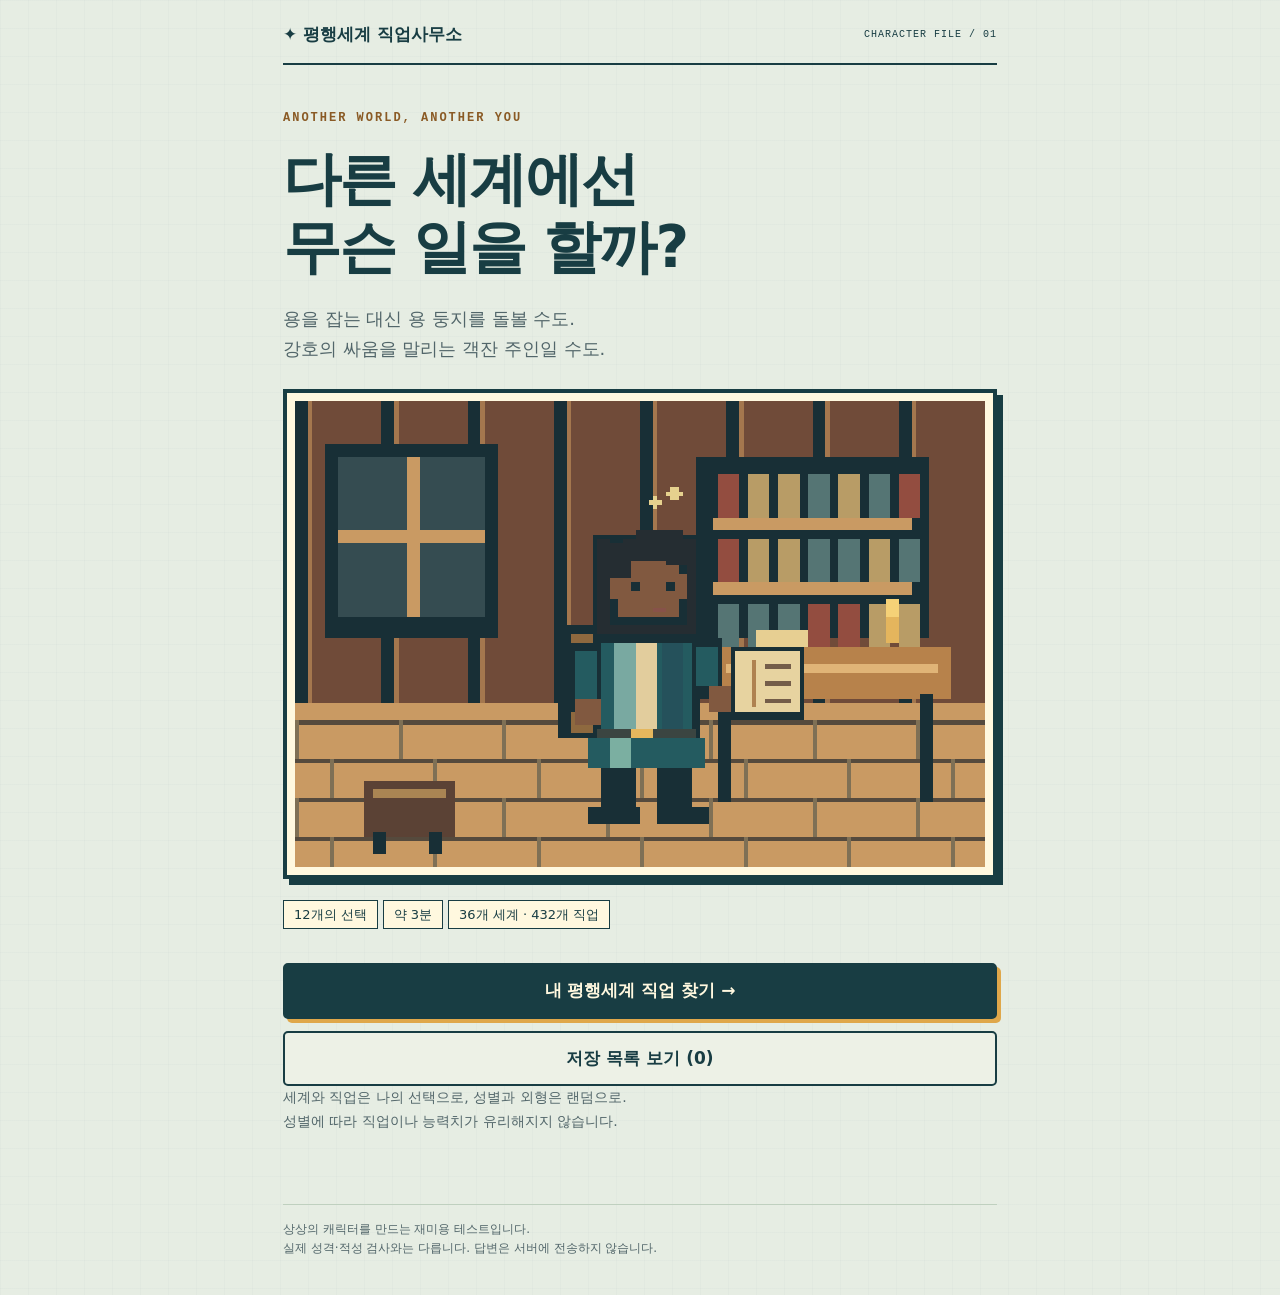
<file: index.html>
<!doctype html>
<html lang="ko"><head><meta charset="utf-8"><meta name="viewport" content="width=device-width,initial-scale=1"><meta name="theme-color" content="#183d43"><meta name="description" content="12개의 선택으로 만나는 평행세계의 내 직업. 36개 세계와 432개 직업, 조합형 도트 캐릭터 카드."><title>평행세계 직업사무소</title><link rel="stylesheet" href="style.css"></head><body><div class="shell"><header><a href="#" id="home" aria-label="처음으로">✦ 평행세계 직업사무소</a><span>CHARACTER FILE / 01</span></header><main id="app" aria-live="polite"><p>다른 세계의 문을 여는 중…</p></main><footer>상상의 캐릭터를 만드는 재미용 테스트입니다.<br>실제 성격·적성 검사와는 다릅니다. 답변은 서버에 전송하지 않습니다.</footer></div><script src="pixel.js"></script><script src="app.js"></script></body></html>
</file>
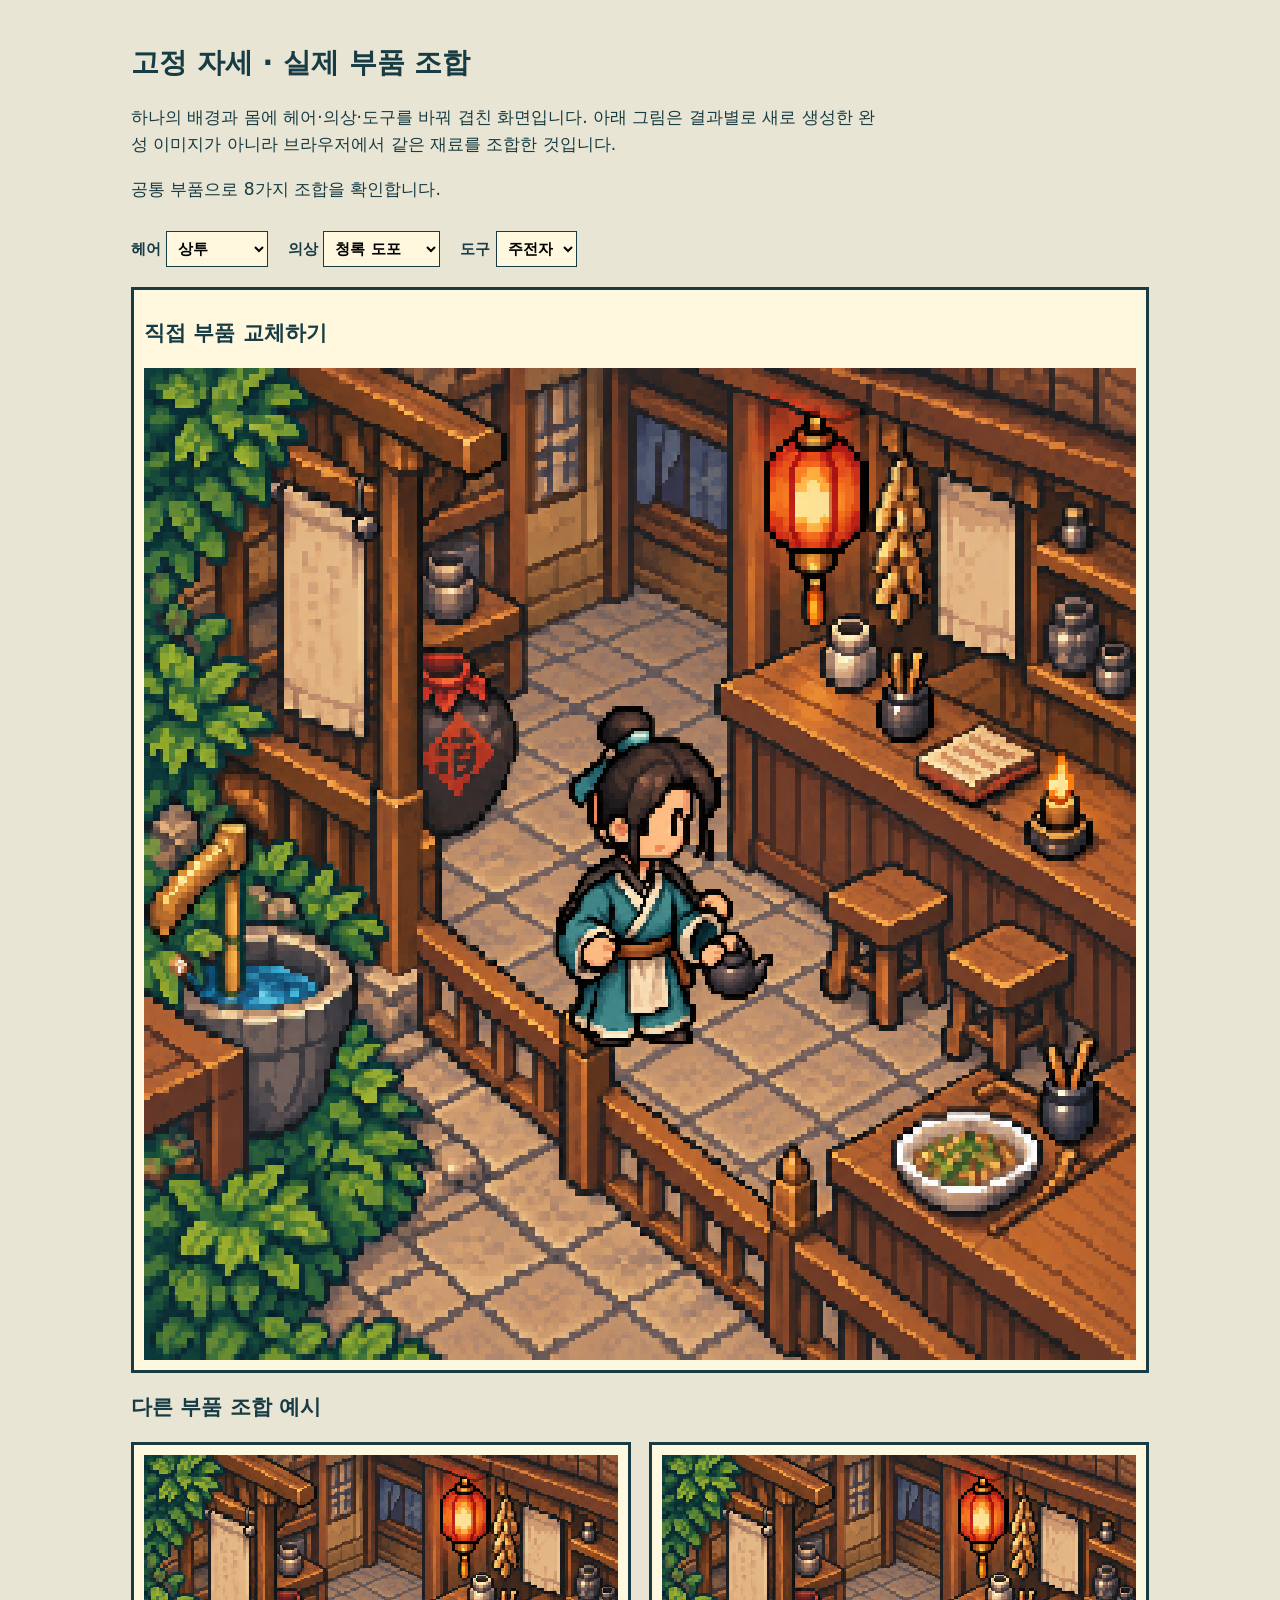
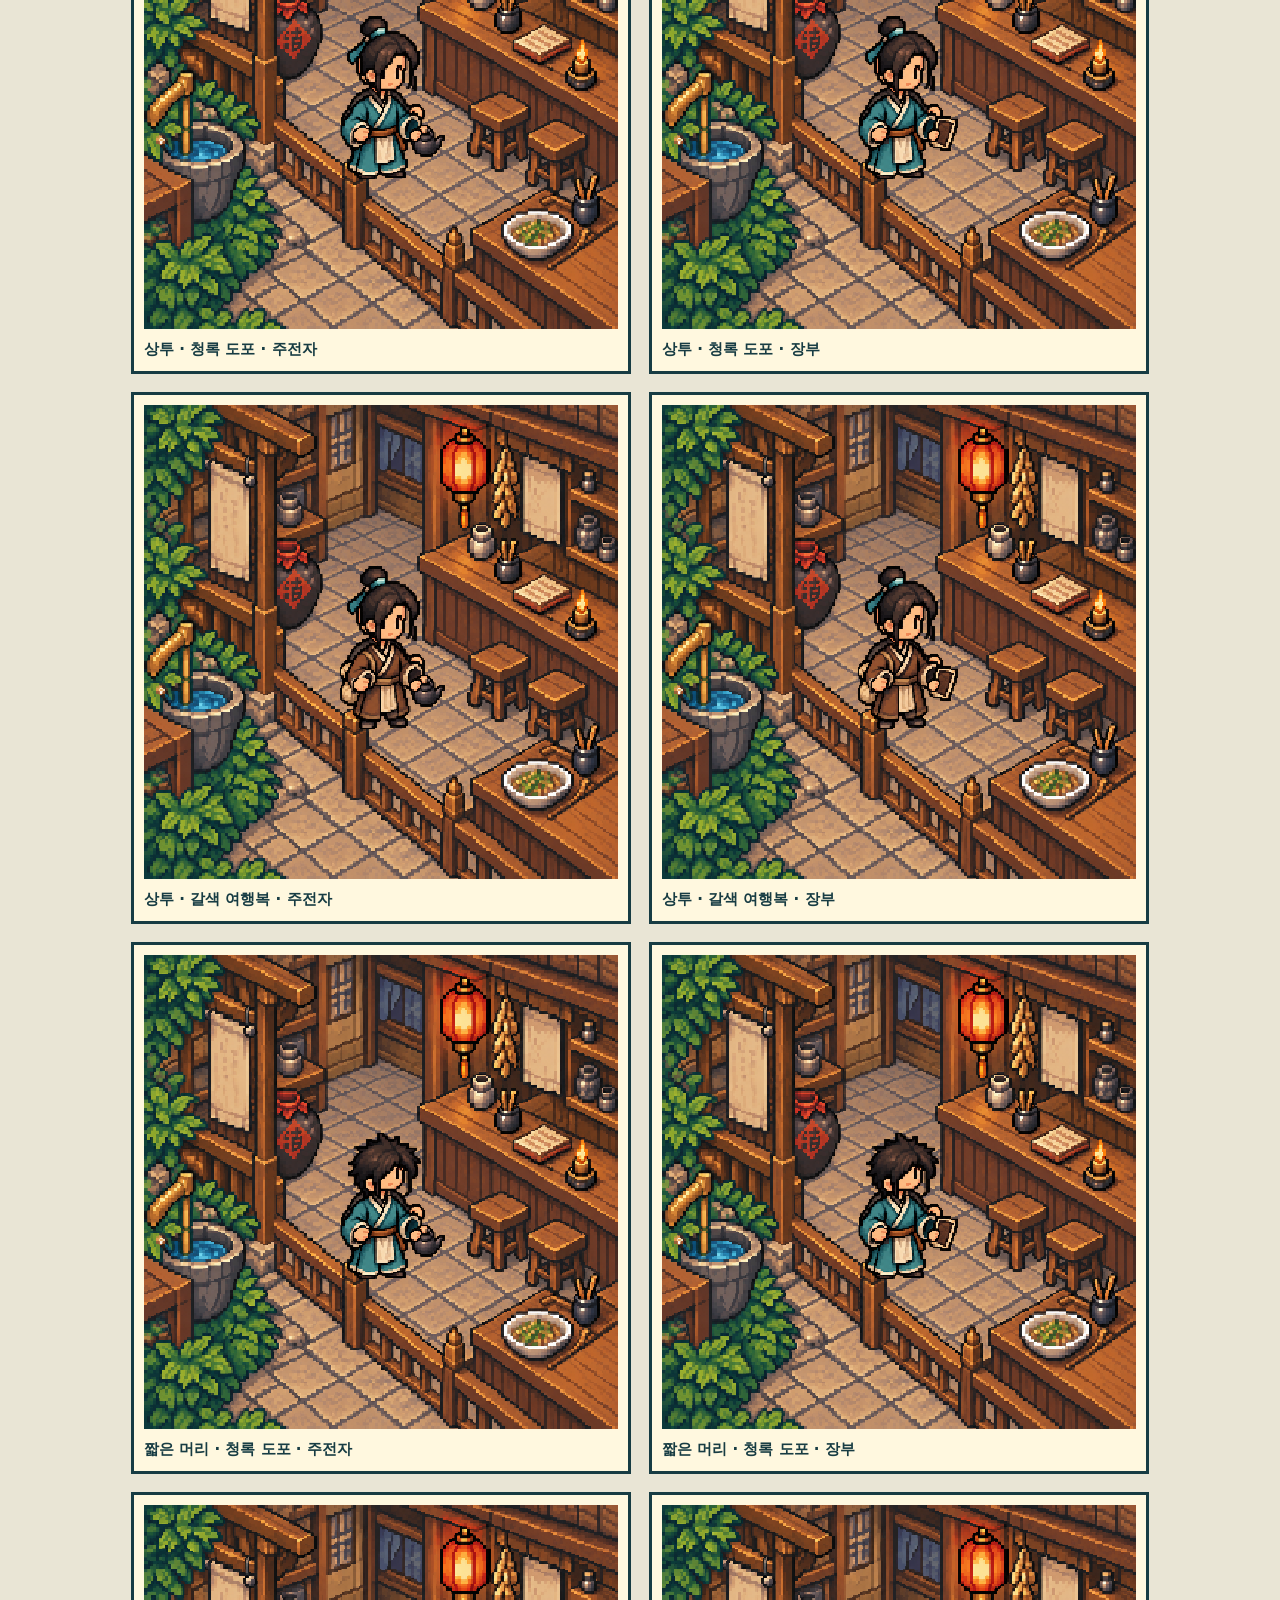
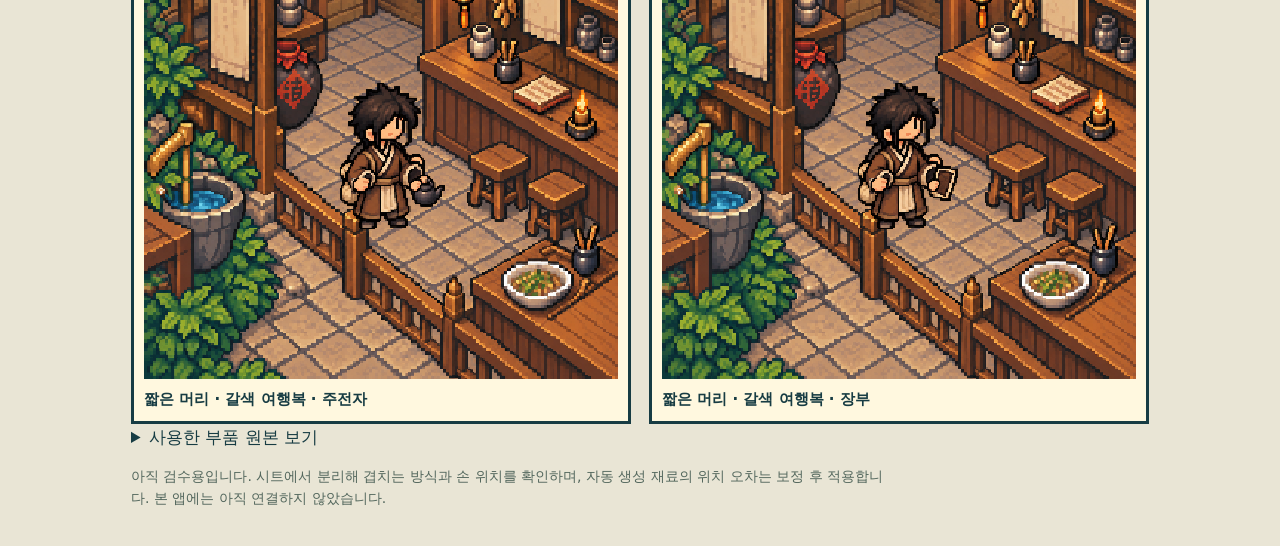
<file: assembly-proof.html>
<!doctype html><html lang="ko"><head><meta charset="utf-8"><meta name="viewport" content="width=device-width,initial-scale=1"><title>고정 자세 · 실제 부품 조합 검수</title><style>*{box-sizing:border-box}body{margin:0;background:#e9e5d5;color:#173c43;font:17px/1.6 system-ui,sans-serif}main{max-width:1050px;margin:auto;padding:22px 16px}h1{font-size:28px}h2{font-size:21px}p{max-width:760px}.grid{display:grid;grid-template-columns:repeat(2,minmax(0,1fr));gap:18px}article{background:#fff8df;border:3px solid #173c43;padding:10px}canvas{display:block;width:100%;image-rendering:pixelated}label{display:block;font-size:15px;font-weight:bold;margin-top:8px}select{font:inherit;padding:7px;max-width:100%;border:1px solid #173c43;background:#fff8df}.controls{display:flex;gap:20px;flex-wrap:wrap;margin:20px 0}img{max-width:100%}.note{font-size:14px;color:#53675d}@media(max-width:550px){.grid{grid-template-columns:1fr}}</style></head><body><main><h1>고정 자세 · 실제 부품 조합</h1><p>하나의 배경과 몸에 헤어·의상·도구를 바꿔 겹친 화면입니다. 아래 그림은 결과별로 새로 생성한 완성 이미지가 아니라 브라우저에서 같은 재료를 조합한 것입니다.</p><p id="status">재료 불러오는 중…</p><div class="controls"><label>헤어 <select id="hair"><option value="1">상투</option><option value="2">짧은 머리</option></select></label><label>의상 <select id="cloth"><option value="3">청록 도포</option><option value="4">갈색 여행복</option></select></label><label>도구 <select id="tool"><option value="5">주전자</option><option value="6">장부</option></select></label></div><article><h2>직접 부품 교체하기</h2><canvas id="live" aria-label="부품을 조합한 캐릭터"></canvas></article><h2>다른 부품 조합 예시</h2><div class="grid" id="examples"></div><details><summary>사용한 부품 원본 보기</summary><p class="note">기본 몸·헤어 2종·의상 2종·도구 2종·앞 손 레이어</p><img src="assets/pose-v2/parts.png" alt="고정 자세 조합 부품 시트"></details><p class="note">아직 검수용입니다. 시트에서 분리해 겹치는 방식과 손 위치를 확인하며, 자동 생성 재료의 위치 오차는 보정 후 적용합니다. 본 앱에는 아직 연결하지 않았습니다.</p></main><script>
const bg=new Image(),parts=new Image();bg.src='assets/pose-v2/background.png';parts.src='assets/pose-v2/parts.png';
const loaded=i=>new Promise((ok,no)=>{i.onload=ok;i.onerror=no;if(i.complete&&i.naturalWidth)ok()});
function draw(canvas,hair,cloth,tool){canvas.width=320;canvas.height=320;const c=canvas.getContext('2d');c.imageSmoothingEnabled=false;c.drawImage(bg,0,0,320,320);
c.save();c.translate(160,210);c.scale(.7,.7);c.translate(-160,-210);
const piece=(box,dest)=>c.drawImage(parts,...box,...dest);
// Explicit source bounds and shared destination anchors, calibrated from this atlas.
piece([55,142,284,428],[120,89,83,125]);
if(cloth===3)piece([1206,273,286,290],[120,139,83,84]);
else piece([43,674,312,300],[118,139,86,84]);
if(hair===1)piece([435,60,251,281],[126,65,73,82]);
else piece([830,100,230,224],[128,81,70,68]);
// Left base hand in front of sleeve, then item at fixed right-hand anchor.
piece([109,391,62,55],[132,173,18,16]);
if(tool===5)piece([625,724,141,138],[187,168,35,34]);
else piece([975,721,112,129],[187,161,30,35]);
piece([1283,756,83,76],[185,172,17,16]);c.restore();
}
Promise.all([loaded(bg),loaded(parts)]).then(()=>{document.getElementById('status').textContent='공통 부품으로 8가지 조합을 확인합니다.';const update=()=>draw(document.getElementById('live'),Number(document.getElementById('hair').value),Number(document.getElementById('cloth').value),Number(document.getElementById('tool').value));document.querySelectorAll('select').forEach(s=>s.onchange=update);update();for(const h of [1,2])for(const o of [3,4])for(const t of [5,6]){const a=document.createElement('article');const label=document.createElement('label');label.textContent=`${h===1?'상투':'짧은 머리'} · ${o===3?'청록 도포':'갈색 여행복'} · ${t===5?'주전자':'장부'}`;const canvas=document.createElement('canvas');draw(canvas,h,o,t);a.append(canvas,label);document.getElementById('examples').append(a)}}).catch(()=>document.getElementById('status').textContent='이미지를 불러오지 못했습니다.');
</script></body></html>
</file>
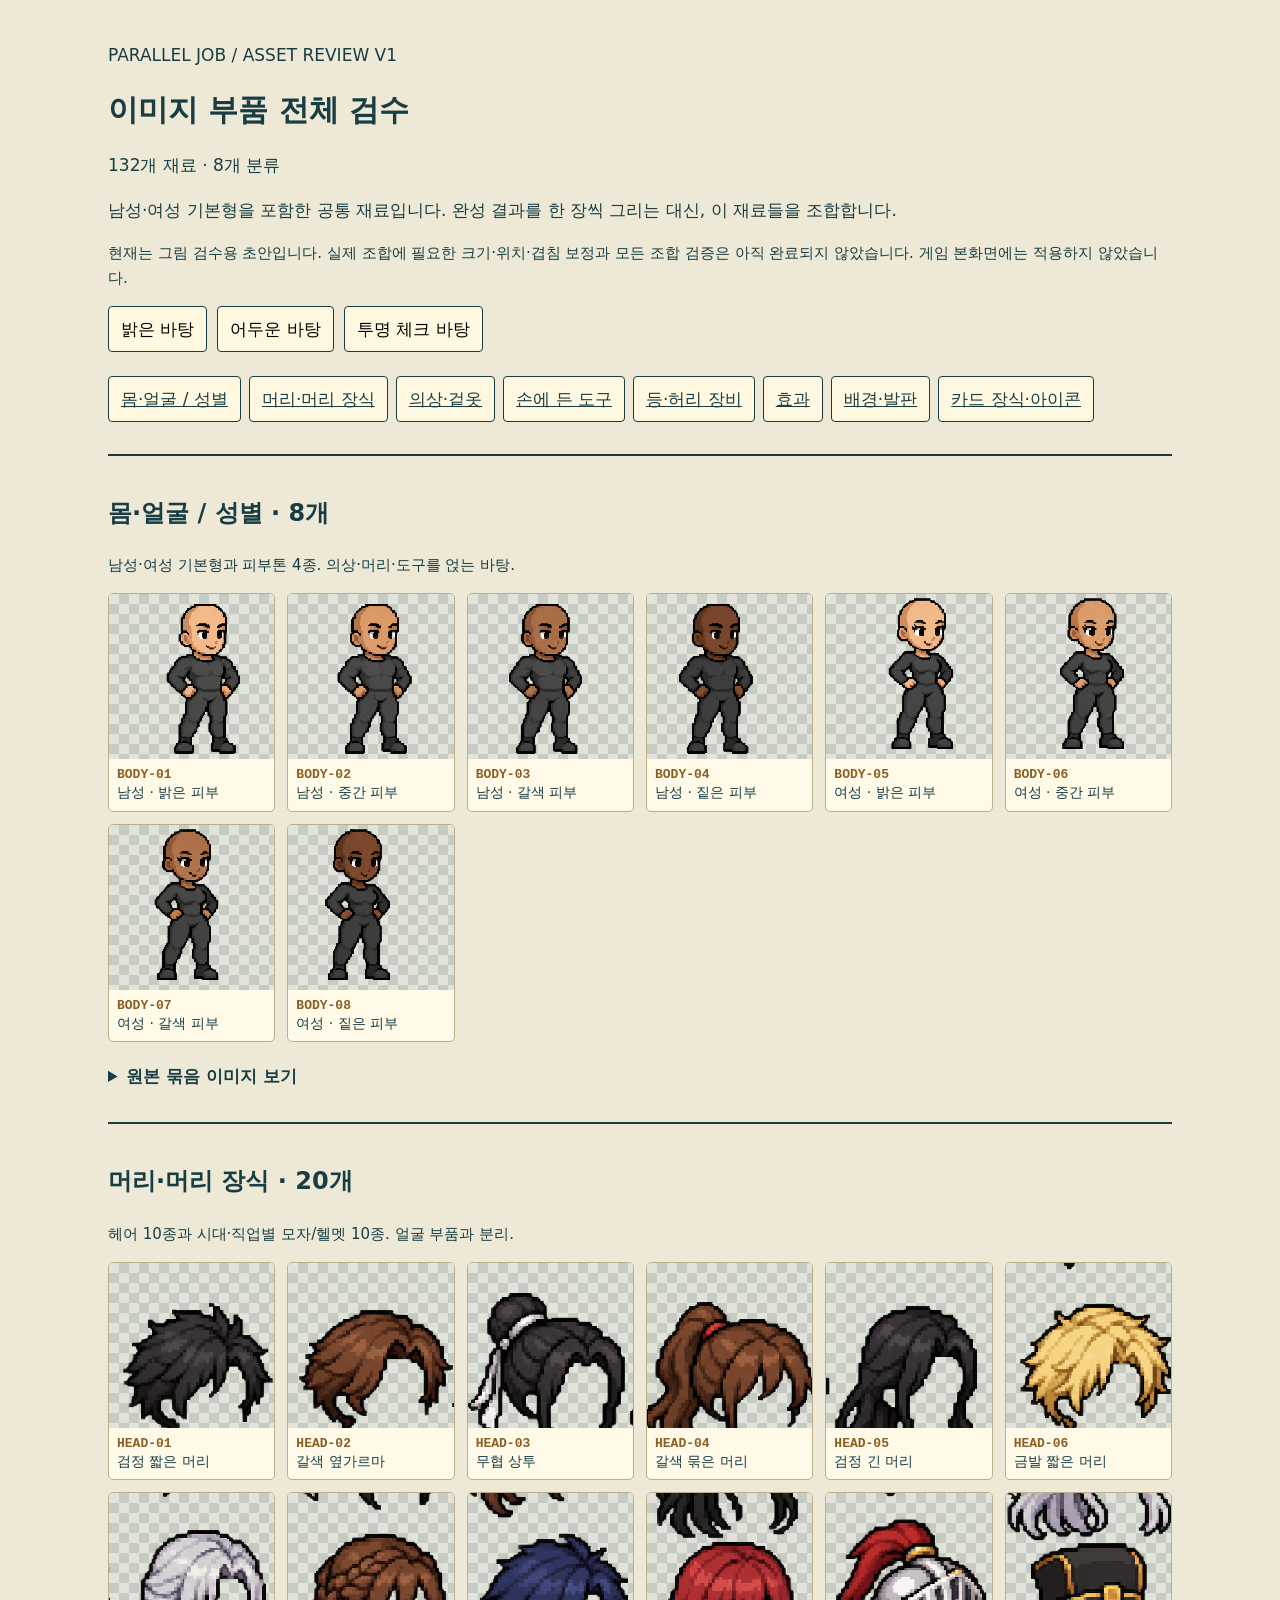
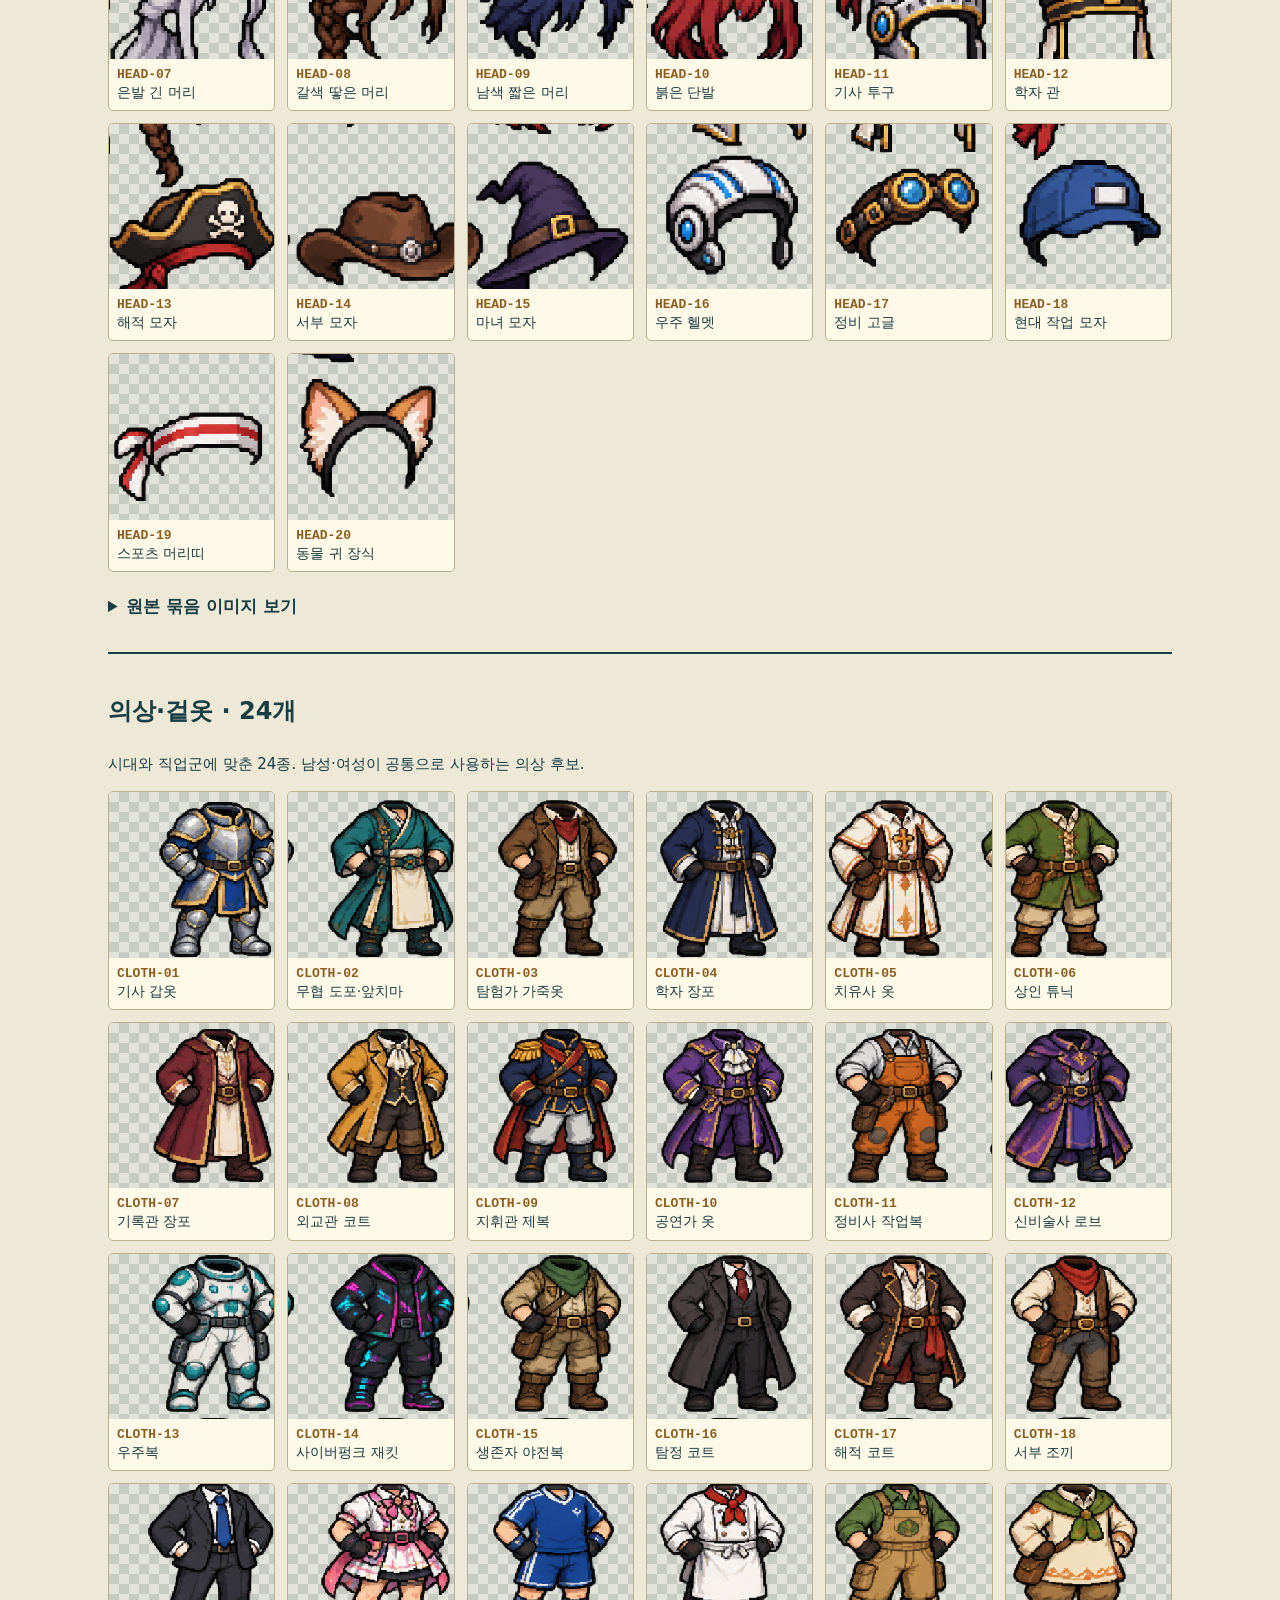
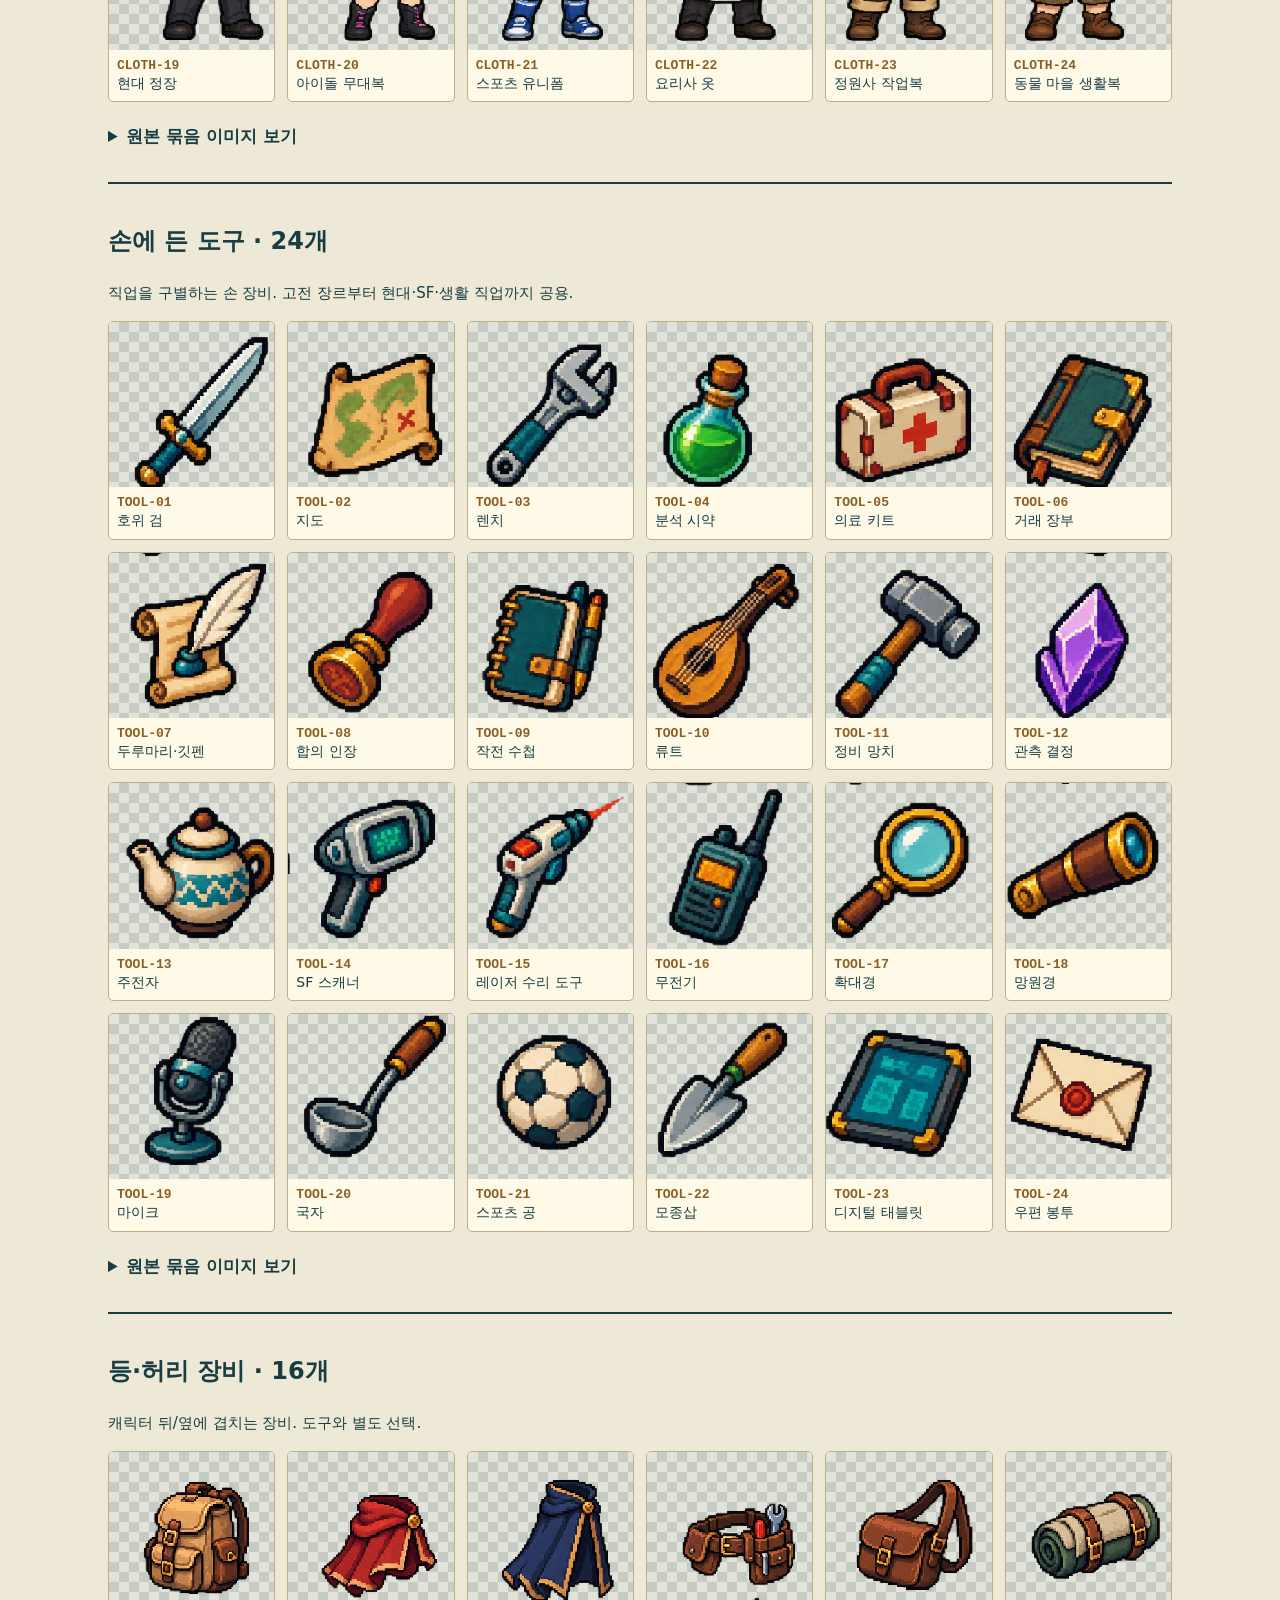
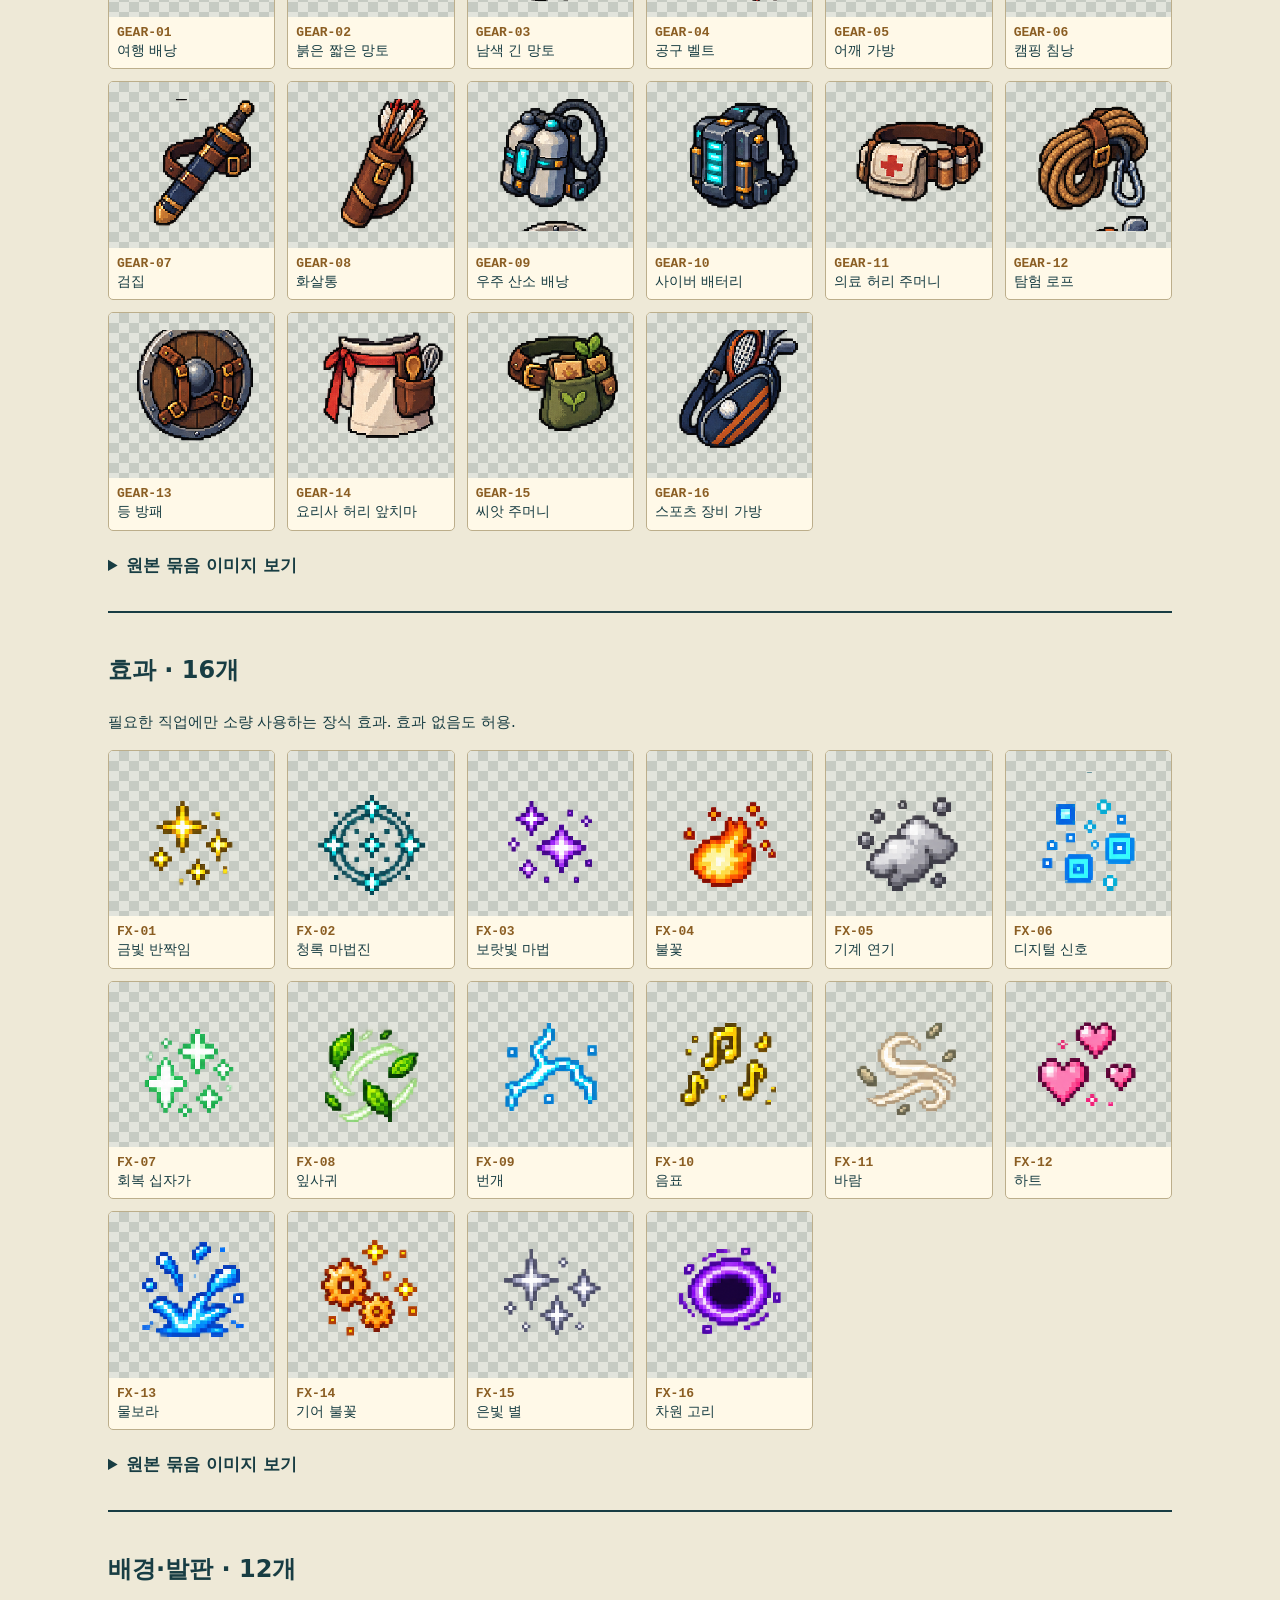
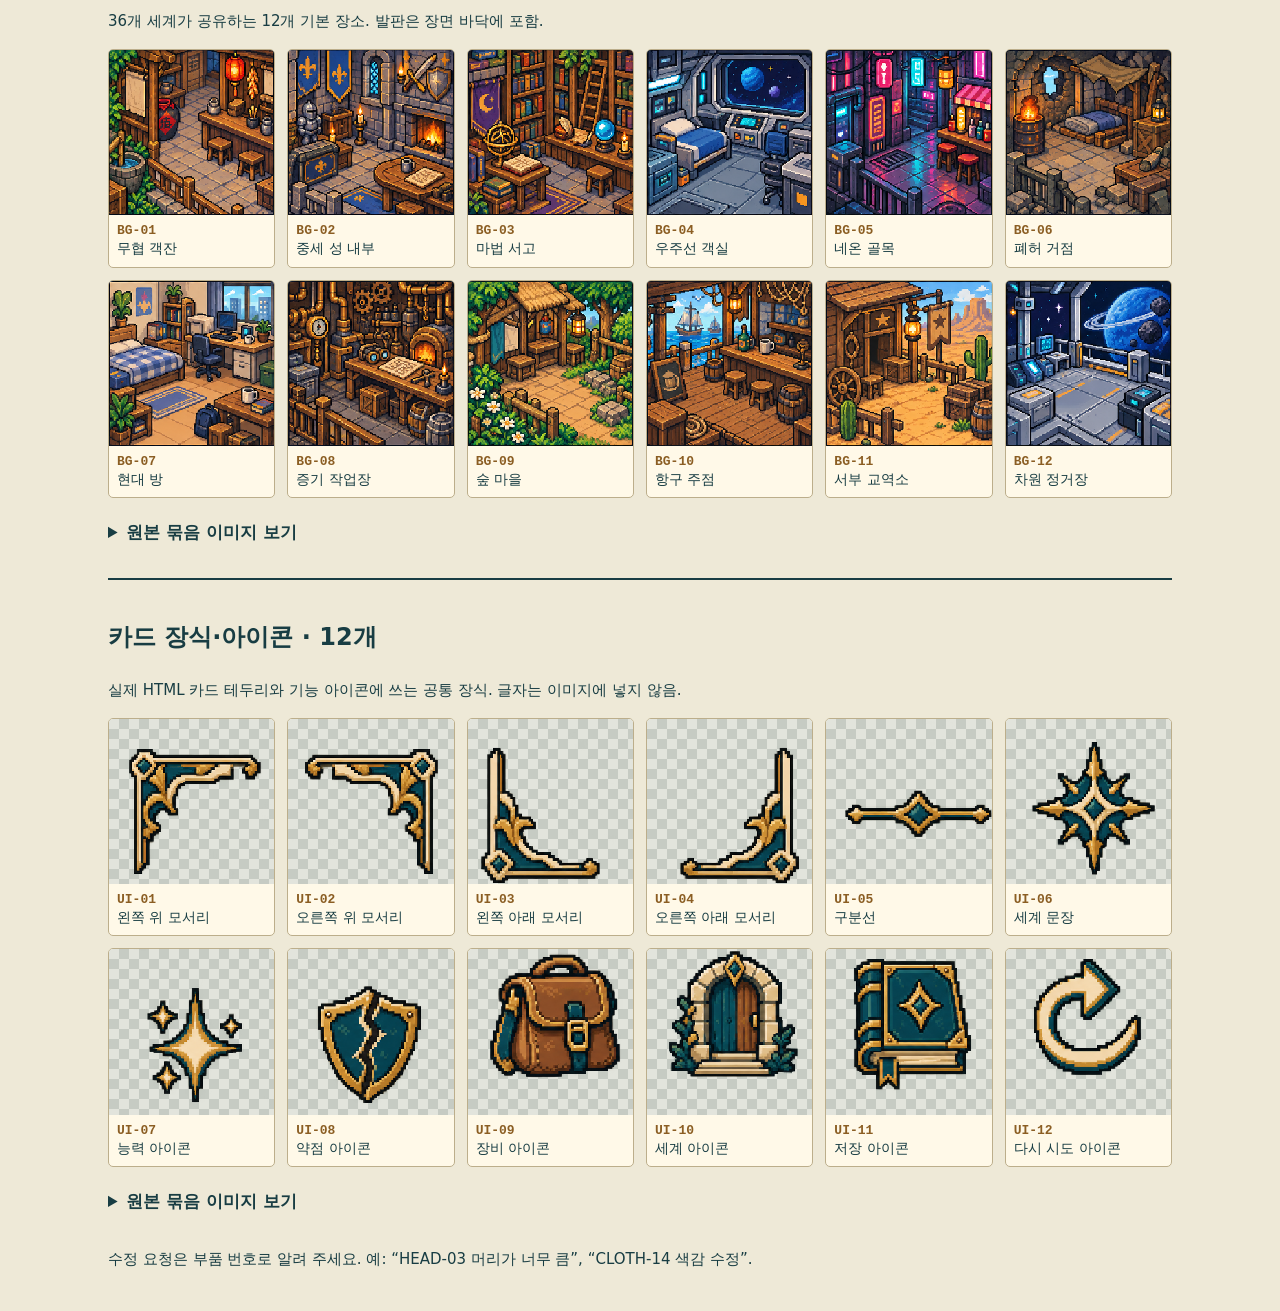
<file: assets-review.html>
<!doctype html><html lang="ko"><head><meta charset="utf-8"><meta name="viewport" content="width=device-width,initial-scale=1"><title>평행세계 · 이미지 부품 검수</title><style>
*{box-sizing:border-box}body{margin:0;background:#eee9d7;color:#183d43;font:17px/1.65 system-ui,sans-serif}main{max-width:1100px;margin:auto;padding:24px 18px}h1{font-size:30px;line-height:1.4}h2{font-size:24px}nav{display:flex;flex-wrap:wrap;gap:8px;margin:24px 0}a{color:inherit}nav a,button{padding:8px 12px;border:1px solid #183d43;background:#fff8e0;font:inherit;cursor:pointer;border-radius:4px}section{margin:32px 0;border-top:2px solid #183d43;padding-top:18px}.grid{display:grid;grid-template-columns:repeat(auto-fill,minmax(155px,1fr));gap:12px}.item{border:1px solid #bcae8b;background:#fff9e8;overflow:hidden;border-radius:5px}.part{background-color:#e2e4dc;background-image:linear-gradient(45deg,#c6cbc3 25%,transparent 25%),linear-gradient(-45deg,#c6cbc3 25%,transparent 25%),linear-gradient(45deg,transparent 75%,#c6cbc3 75%),linear-gradient(-45deg,transparent 75%,#c6cbc3 75%);background-size:20px 20px;background-position:0 0,0 10px,10px -10px,-10px 0}canvas{display:block;width:100%;aspect-ratio:1;image-rendering:pixelated}.name{padding:8px;font-size:14px;line-height:1.45}.name strong{font:700 13px monospace;color:#8b5e23;display:block}.note{font-size:15px}.sheet{max-width:100%;height:auto}.controls{display:flex;gap:10px;flex-wrap:wrap}.error{color:#a33428}details{margin:20px 0}summary{cursor:pointer;font-weight:bold}@media(max-width:400px){.grid{grid-template-columns:repeat(2,1fr)}}
</style></head><body><main><p>PARALLEL JOB / ASSET REVIEW V1</p><h1>이미지 부품 전체 검수</h1><p id="total">부품 목록을 불러오는 중…</p><p>남성·여성 기본형을 포함한 공통 재료입니다. 완성 결과를 한 장씩 그리는 대신, 이 재료들을 조합합니다.</p><p class="note">현재는 그림 검수용 초안입니다. 실제 조합에 필요한 크기·위치·겹침 보정과 모든 조합 검증은 아직 완료되지 않았습니다. 게임 본화면에는 적용하지 않았습니다.</p><div class="controls"><button id="bg-light">밝은 바탕</button><button id="bg-dark">어두운 바탕</button><button id="bg-check">투명 체크 바탕</button></div><nav id="nav"></nav><div id="sets"></div><p class="note">수정 요청은 부품 번호로 알려 주세요. 예: “HEAD-03 머리가 너무 큼”, “CLOTH-14 색감 수정”.</p></main><script>
const sets=document.getElementById('sets');
fetch('assets/parts-v1/manifest.json').then(r=>r.json()).then(data=>{
document.getElementById('total').textContent=`${data.reduce((n,s)=>n+s.items.length,0)}개 재료 · ${data.length}개 분류`;
for(const set of data){const a=document.createElement('a');a.href='#'+set.id;a.textContent=set.title;document.getElementById('nav').append(a);const section=document.createElement('section');section.id=set.id;const title=document.createElement('h2');title.textContent=`${set.title} · ${set.items.length}개`;section.append(title);const note=document.createElement('p');note.className='note';note.textContent=set.use;section.append(note);const grid=document.createElement('div');grid.className='grid';section.append(grid);const image=new Image();image.src='assets/parts-v1/'+set.file;image.onload=()=>set.items.forEach((name,i)=>{const item=document.createElement('article');item.className='item';const holder=document.createElement('div');holder.className='part';const canvas=document.createElement('canvas');canvas.width=240;canvas.height=240;canvas.setAttribute('role','img');canvas.setAttribute('aria-label',name);holder.append(canvas);const ctx=canvas.getContext('2d');ctx.imageSmoothingEnabled=false;const sw=image.width/set.cols,sh=image.height/set.rows,scale=Math.min(240/sw,240/sh);ctx.drawImage(image,(i%set.cols)*sw,Math.floor(i/set.cols)*sh,sw,sh,(240-sw*scale)/2,(240-sh*scale)/2,sw*scale,sh*scale);const label=document.createElement('div');label.className='name';const code=document.createElement('strong');code.textContent=set.prefix+'-'+String(i+1).padStart(2,'0');label.append(code,document.createTextNode(name));item.append(holder,label);grid.append(item)});image.onerror=()=>{note.textContent='이미지를 불러오지 못했습니다.';note.className='error'};const detail=document.createElement('details');const summary=document.createElement('summary');summary.textContent='원본 묶음 이미지 보기';const original=document.createElement('img');original.src=image.src;original.alt=set.title+' 원본';original.className='sheet part';original.loading='lazy';detail.append(summary,original);section.append(detail);sets.append(section)}
}).catch(()=>document.getElementById('total').textContent='목록을 불러오지 못했습니다. 새로고침해 주세요.');
for(const [id,color] of [['bg-light','#fff8df'],['bg-dark','#213139'],['bg-check',null]])document.getElementById(id).onclick=()=>document.querySelectorAll('.part').forEach(p=>{p.style.backgroundImage=color?'none':'';p.style.backgroundColor=color||''});
</script></body></html>
</file>
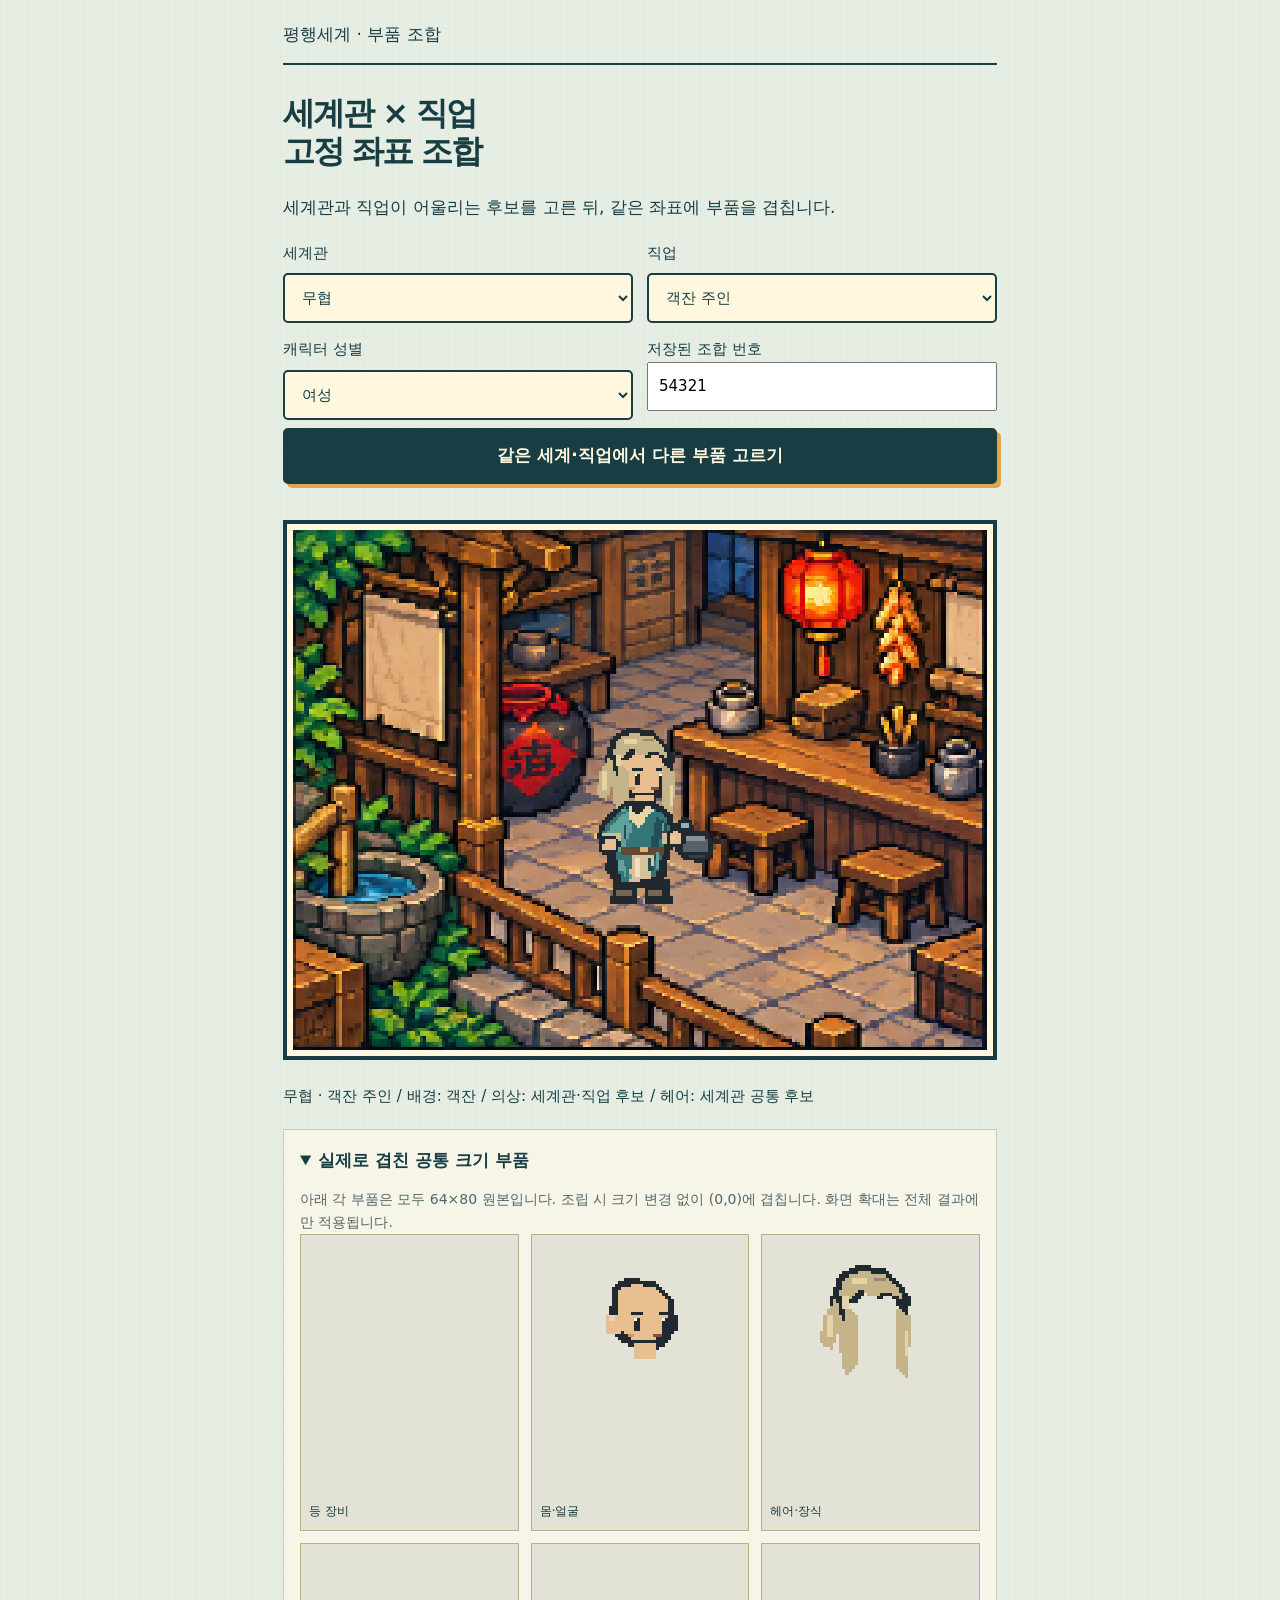
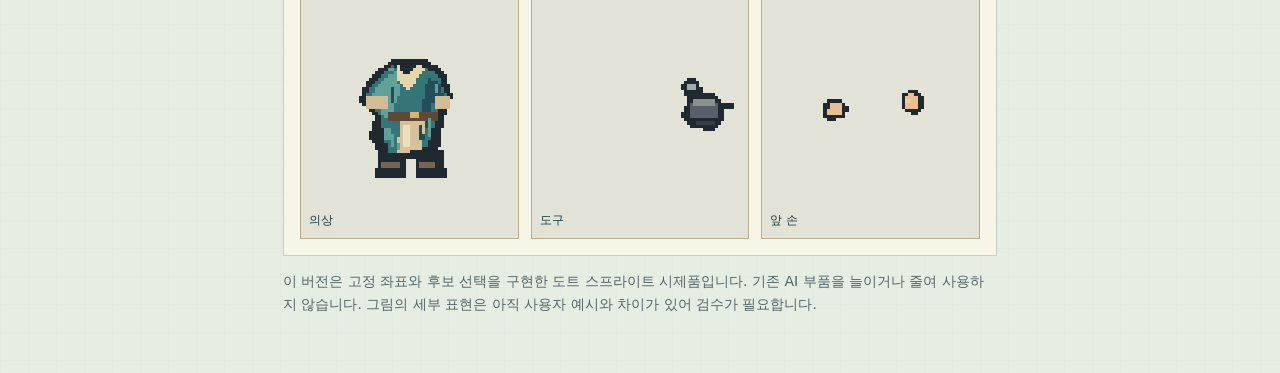
<file: composition-lab.html>
<!doctype html><html lang="ko"><head><meta charset="utf-8"><meta name="viewport" content="width=device-width,initial-scale=1"><title>세계관 × 직업 · 고정 좌표 조합</title><link rel="stylesheet" href="style.css"><style>.controls{display:grid;grid-template-columns:1fr 1fr;gap:14px}#picture{aspect-ratio:4/3}.layers{display:grid;grid-template-columns:repeat(3,1fr);gap:12px}.layer{background:#e3e2d6;border:1px solid #bcae8b;padding:8px}.layer canvas{aspect-ratio:4/5}.layer p{font-size:12px;margin:8px 0 0}#info{font-size:15px}.display{background:var(--paper);border:4px solid var(--ink);padding:6px;margin:24px 0}input{font:inherit;width:100%;padding:10px}label{font-size:15px}@media(max-width:400px){.controls{grid-template-columns:1fr}.layers{grid-template-columns:repeat(2,1fr)}}</style></head><body><div class="shell"><header>평행세계 · 부품 조합</header><main><h1 style="font-size:32px">세계관 × 직업<br>고정 좌표 조합</h1><p>세계관과 직업이 어울리는 후보를 고른 뒤, 같은 좌표에 부품을 겹칩니다.</p><div class="controls"><label>세계관<select id="world"></select></label><label>직업<select id="role"></select></label><label>캐릭터 성별<select id="sex"><option>여성</option><option>남성</option></select></label><label>저장된 조합 번호<input id="seed" type="number" min="0" value="54321"></label></div><button class="primary" id="shuffle">같은 세계·직업에서 다른 부품 고르기</button><div class="display"><canvas id="picture" role="img" aria-label="세계관과 직업에 맞춘 캐릭터"></canvas></div><p id="info"></p><details open><summary>실제로 겹친 공통 크기 부품</summary><p class="note">아래 각 부품은 모두 64×80 원본입니다. 조립 시 크기 변경 없이 (0,0)에 겹칩니다. 화면 확대는 전체 결과에만 적용됩니다.</p><div id="layers" class="layers"></div></details><p class="note">이 버전은 고정 좌표와 후보 선택을 구현한 도트 스프라이트 시제품입니다. 기존 AI 부품을 늘이거나 줄여 사용하지 않습니다. 그림의 세부 표현은 아직 사용자 예시와 차이가 있어 검수가 필요합니다.</p></main></div><script src="sprite-rig.js"></script><script src="wardrobe.js"></script><script>
let worlds,roles;const world=document.getElementById('world'),role=document.getElementById('role');function jobs(){role.innerHTML=worlds[Number(world.value)].jobs.map((j,i)=>`<option value="${i}">${j}</option>`).join('')}
function render(){const w=worlds[Number(world.value)],r=roles[Number(role.value)],p=SpriteWorld.paint(document.getElementById('picture'),{seed:Number(document.getElementById('seed').value)>>>0,sex:document.getElementById('sex').value},w,r);document.getElementById('info').textContent=`${w.name} · ${w.jobs[Number(role.value)]} / 배경: ${p.backgroundUse} / 의상: ${p.outfitSource} / 헤어: ${p.hairSource}`;const holder=document.getElementById('layers');holder.replaceChildren();SpriteRig.layers(p).forEach((layer,i)=>{const item=document.createElement('div');item.className='layer';const c=document.createElement('canvas');c.width=64;c.height=80;c.getContext('2d').drawImage(layer,0,0);const label=document.createElement('p');label.textContent=['등 장비','몸·얼굴','헤어·장식','의상','도구','앞 손'][i];item.append(c,label);holder.append(item)})}
Promise.all([fetch('data/worlds.json').then(r=>r.json()),fetch('data/roles.json').then(r=>r.json()),SpriteWorld.ready]).then(([w,r])=>{worlds=w;roles=r;world.innerHTML=w.map((x,i)=>`<option value="${i}">${x.name}</option>`).join('');world.value='1';jobs();role.value='5';render();world.onchange=()=>{jobs();render()};role.onchange=render;document.getElementById('sex').onchange=render;document.getElementById('seed').onchange=render;document.getElementById('shuffle').onclick=()=>{document.getElementById('seed').value=crypto.getRandomValues(new Uint32Array(1))[0];render()}}).catch(()=>document.getElementById('info').textContent='이미지를 불러오지 못했습니다.');
</script></body></html>
</file>
<file: style.css>
@charset "UTF-8";
:root{--ink:#183d43;--paper:#fff8df;--gold:#dfa74a;--mute:#52666a;--line:#bfd0bf;--shadow:#102b32}*{box-sizing:border-box}body{margin:0;background:#e6ede3;color:var(--ink);font-family:system-ui,-apple-system,"Malgun Gothic",sans-serif;font-size:17px;line-height:1.65;background-image:linear-gradient(#183d4305 1px,transparent 1px),linear-gradient(90deg,#183d4305 1px,transparent 1px);background-size:28px 28px}button,select{font:inherit}button,a,select{-webkit-tap-highlight-color:transparent}button{cursor:pointer}button:focus-visible,a:focus-visible,select:focus-visible{outline:3px solid #cb5b35;outline-offset:4px}a{color:inherit}.shell{max-width:750px;margin:auto;padding:20px 18px 36px}header{display:flex;align-items:center;justify-content:space-between;gap:10px;border-bottom:2px solid var(--ink);padding-bottom:15px}header a{text-decoration:none;font-weight:900;font-size:17px}header span{font:10px monospace;letter-spacing:1px}main{min-height:65vh;padding-top:30px}h1,h2,h3,p{margin-top:0}h1{font-size:clamp(35px,7vw,58px);line-height:1.18;letter-spacing:-2px;margin-bottom:22px}h2{font-size:27px;line-height:1.5}h3{font-size:19px}p{margin-bottom:20px}.eyebrow{font:700 12px monospace;letter-spacing:2px;color:#8a5a25}.lead{font-size:18px;color:var(--mute)}.intro{padding:16px 0}.mini-scene{border:4px solid var(--ink);background:var(--paper);margin:26px 0 20px;padding:8px;box-shadow:6px 6px 0 var(--ink)}canvas{display:block;width:100%;image-rendering:pixelated;aspect-ratio:160/108}.pill{display:inline-block;border:1px solid var(--ink);padding:3px 10px;font-size:13px;margin:0 5px 6px 0;background:var(--paper)}.primary,.secondary,.choice{border:2px solid var(--ink);border-radius:5px;min-height:54px;padding:13px 18px;line-height:1.5;font-weight:800;color:var(--ink);background:var(--paper)}.primary{background:var(--ink);color:var(--paper);box-shadow:4px 4px 0 var(--gold);width:100%;margin:8px 0 12px}.secondary{background:#edf1e6}.actions{display:flex;gap:12px;margin:14px 0;flex-wrap:wrap}.actions button{flex:1;min-width:125px}select{width:100%;padding:13px;border:2px solid var(--ink);border-radius:5px;background:var(--paper);color:var(--ink);margin-top:8px}.note{font-size:14px;color:var(--mute)}footer{font-size:12px;color:var(--mute);border-top:1px solid var(--line);margin-top:35px;padding-top:15px}.progress{height:8px;background:#cbd6c8;margin:12px 0 26px}.progress i{display:block;background:var(--ink);height:100%;transition:width .2s}.question{padding:22px;background:var(--paper);border:2px solid var(--ink);box-shadow:5px 5px 0 #c0cabb}.choices{display:grid;gap:12px}.choice{text-align:left;background:#fffdf4;font-weight:600}.choice:hover{background:#f5e4b7}.choice.active{background:var(--ink);color:var(--paper)}.choice .letter{font-family:monospace;display:inline-block;color:var(--gold);margin-right:12px}.question-head{display:flex;justify-content:space-between;font-size:14px}.question h2{margin:12px 0 25px}.back{border:0;background:none;color:var(--mute);padding:8px;text-decoration:underline}.card{position:relative;background:var(--paper);border:6px solid var(--ink);padding:13px;box-shadow:7px 7px 0 #9da79a;border-radius:13px;max-width:520px;margin:20px auto 30px}.card-inner{border:2px solid var(--gold);padding:12px;outline:1px solid var(--ink);outline-offset:3px}.world-label{text-align:center;font-weight:800;letter-spacing:1px;font-size:14px;color:var(--paper);background:var(--ink);padding:4px 12px;width:fit-content;margin:-17px auto 15px}.job-title{text-align:center;font-size:clamp(23px,5.5vw,33px);line-height:1.3;font-weight:900;margin:0 0 8px;word-break:keep-all}.subtitle{text-align:center;font-size:15px;margin:0 0 12px;color:#765723;font-weight:700}.scene{border:3px solid var(--ink);padding:3px;background:#c7aa79}.caption{text-align:center;font-size:12px;padding:7px 0;border-bottom:1px solid var(--gold);line-height:1.5}.stats{display:grid;grid-template-columns:repeat(3,1fr);gap:8px;padding:14px 0}.stat{border:1px solid #bea878;background:#fffced;padding:5px 8px}.stat label{display:flex;justify-content:space-between;align-items:center;font-size:14px}.stat strong{font:800 22px monospace}.stat i{display:block;height:4px;background:var(--gold);margin-top:5px}.skill{border:2px solid var(--ink);margin:0 0 10px}.skill h3{padding:5px 9px;margin:0;background:#eacc8c;font-size:16px}.skill p{padding:8px 9px;margin:0;font-size:15px;line-height:1.6}.skill.weak h3{background:#d5e0cf}.equipment{font-size:13px;font-weight:700;border-top:1px solid var(--gold);padding-top:7px}.quote{font-size:14px;font-style:italic;text-align:center;margin:12px 0 2px}.serial{text-align:center;font:10px monospace;letter-spacing:1px;color:var(--mute)}details{background:#f7f5e8;border:1px solid var(--line);padding:16px;margin:14px 0}summary{font-weight:800;cursor:pointer}details p{font-size:16px;margin:14px 0 0}.result-head{text-align:center}.result-head h2{margin-bottom:8px}.toast{position:fixed;bottom:24px;left:50%;transform:translateX(-50%);padding:10px 20px;background:var(--ink);color:white;font-size:15px;border-radius:8px;z-index:10;max-width:90%;width:max-content}.catalog{display:grid;grid-template-columns:repeat(2,1fr);gap:8px;margin:15px 0}.catalog div{font-size:14px;border-bottom:1px solid var(--line);padding:5px}button:disabled{opacity:.45;cursor:default}@media(max-width:400px){.shell{padding:14px 12px 26px}header span{display:none}.question{padding:17px}.card{padding:10px;border-width:5px}.card-inner{padding:9px}.stats{gap:5px}.stat{padding:4px 5px}.skill h3,.skill p{font-size:14px}}@media(prefers-reduced-motion:reduce){*{transition:none!important}} 

h1,h2,h3{word-break:keep-all}
</file>
